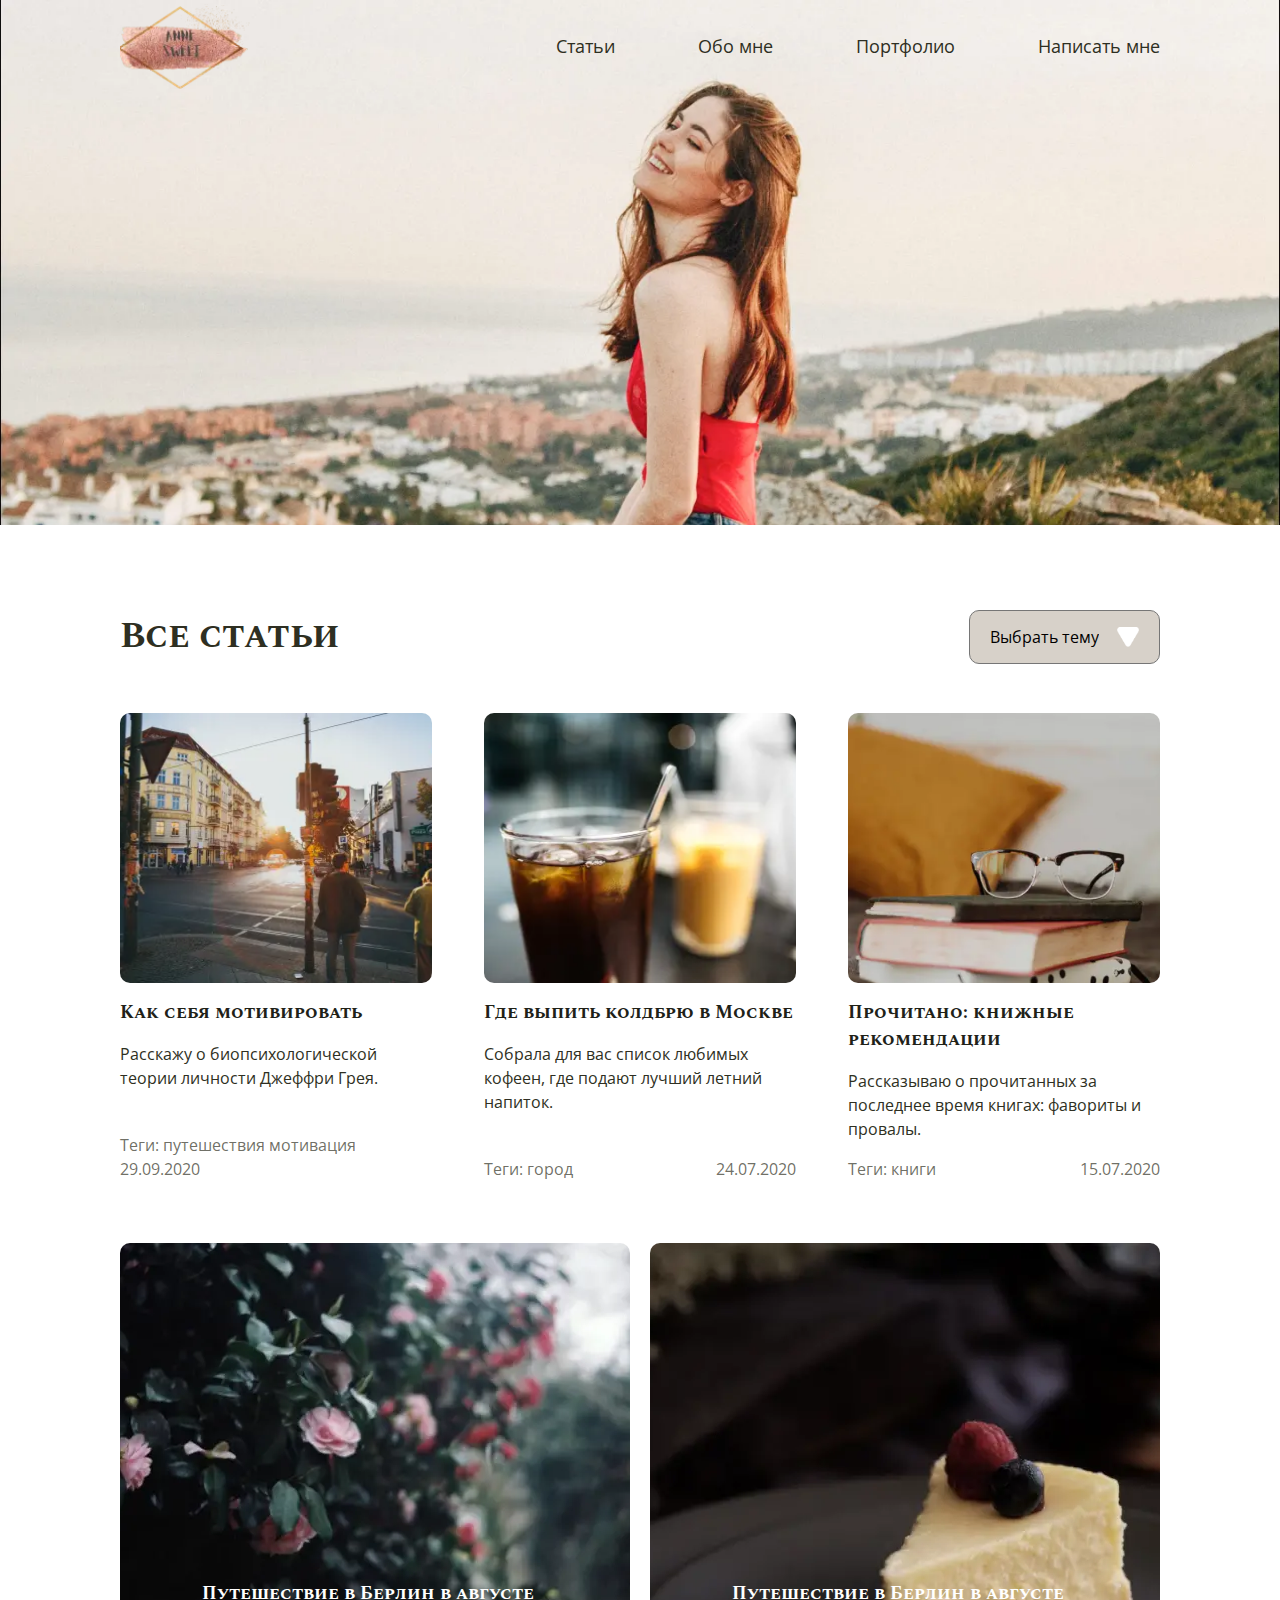
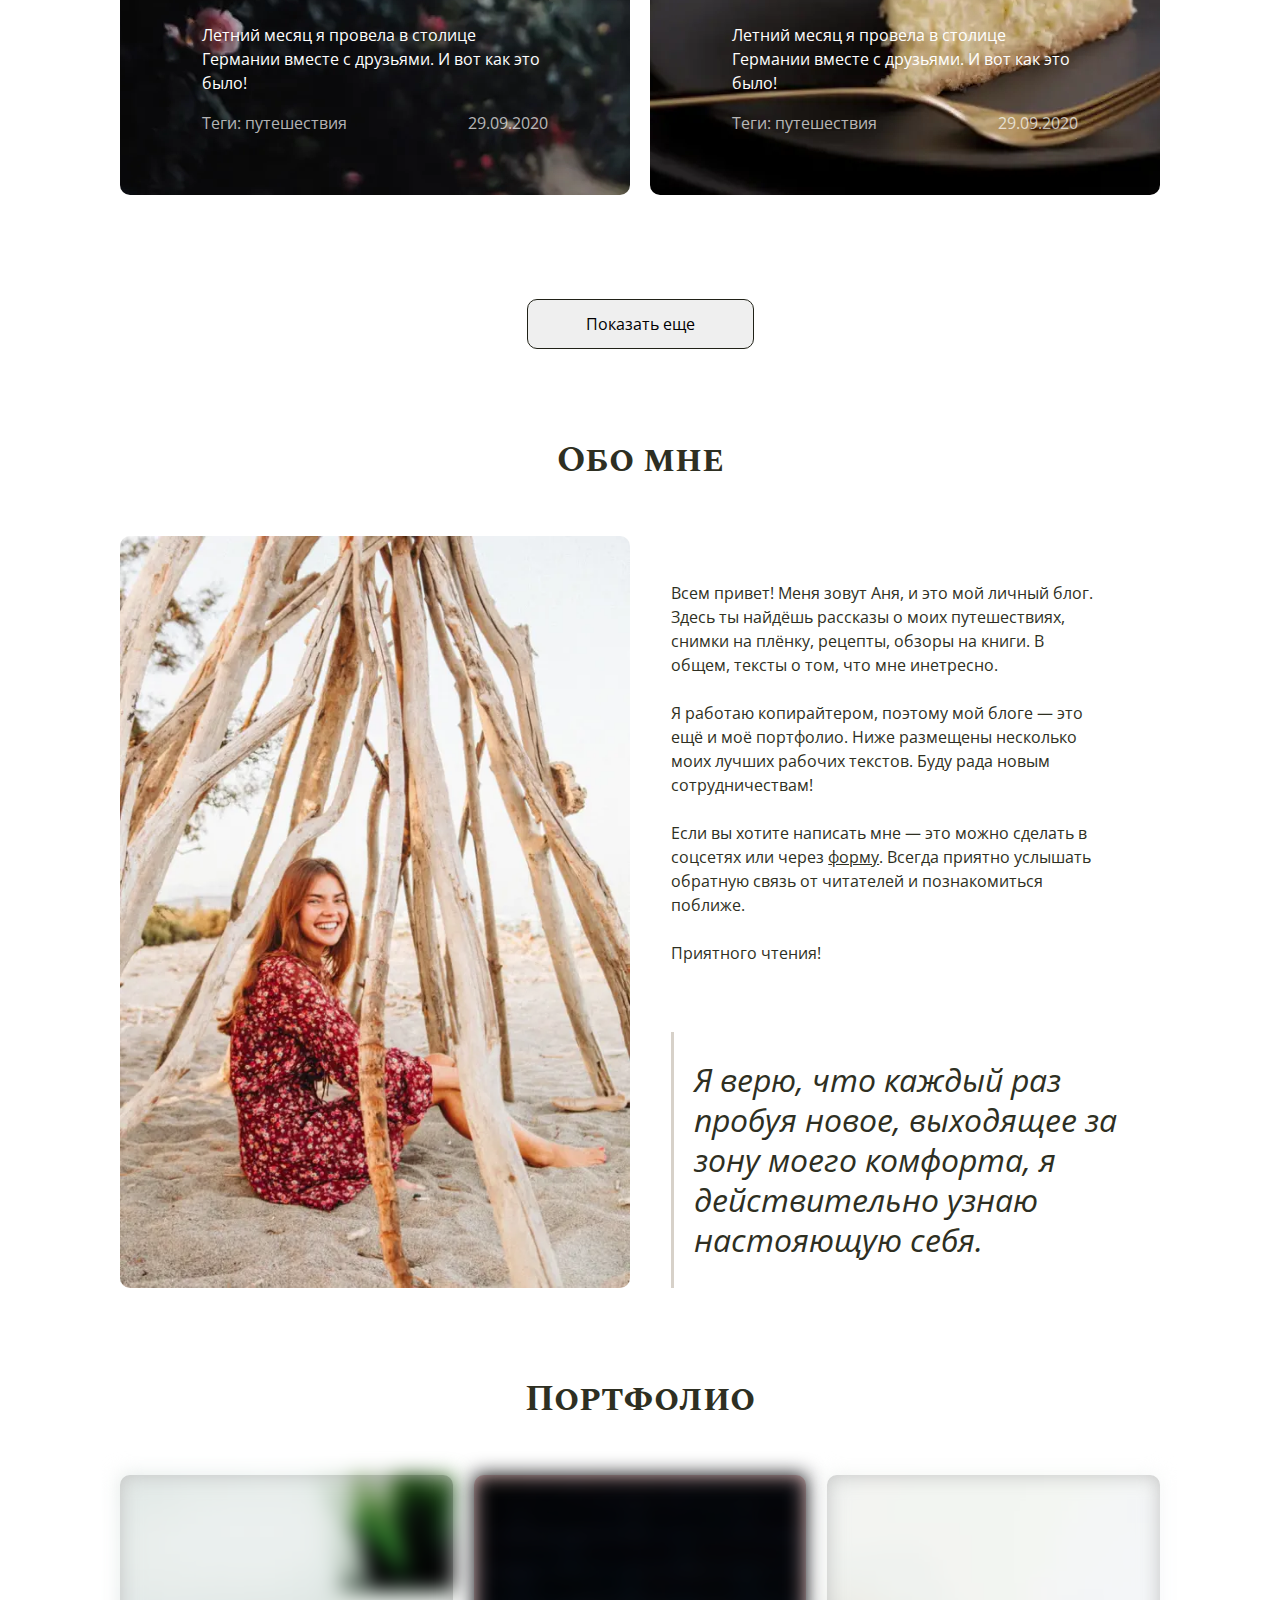
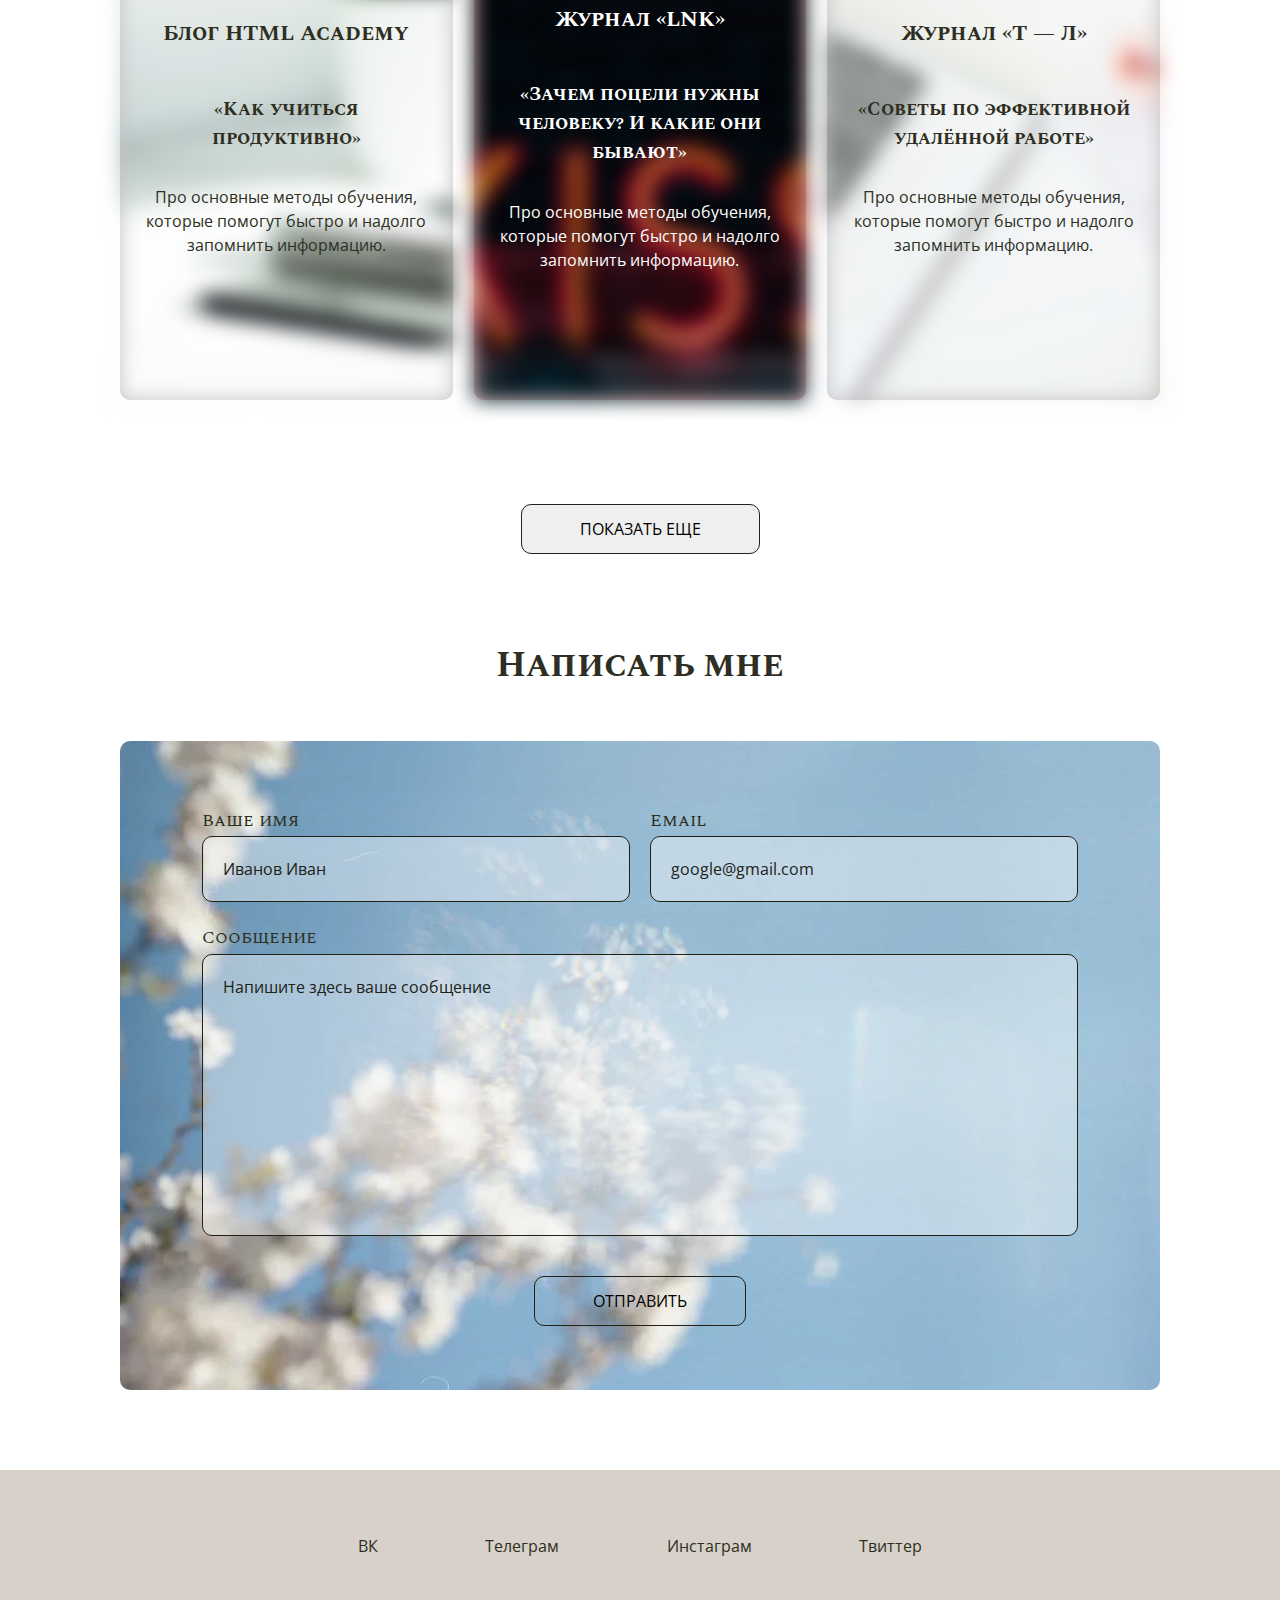
<file: html/index.html>
<!DOCTYPE html>
<html lang="ru">

<head>
    <title>Портфолио</title>
    <meta charset="utf-8">
    <meta name="viewport" content="width=device-width, initial-scale=1">
    <link href="https://fonts.googleapis.com/css2?family=Spectral+SC:ital,wght@1,700&family=Open+Sans:wght@400;700&display=swap" rel="stylesheet">
    <link rel="stylesheet" href="../css/styles.css">
</head>

<body>
    <header id="top" class="header">
        <figure class="header-hero">
            <picture>
                <source srcset="../img/hero.webp 1x,
                                ../img/hero@2x.webp 2x" type="image/webp">
                <img class="header-logo" src="../img/hero.jpg" srcset="../img/hero@2x.jpg 2x" alt="">
            </picture>
        </figure>
        <nav class="menu">
            <a href="#top">
                <picture>
                    <source srcset="../img/logo.webp 1x, ../img/logo@2x.webp 2x" type="image/webp">
                    <img class="logo" src="../img/logo.png 1x" srcset="../img/logo@2x.png 2x" alt="Anni Swift">
                </picture>
            </a>
            <picture class="burger">
                <img src="../img/menu.png" alt="menu list opener">
            </picture>
            <ul class="menu-list close">
                <li><a class="menu-link" href="#articleID">Статьи</a></li>
                <li><a class="menu-link" href="#aboutID">Обо мне</a></li>
                <li><a class="menu-link" href="#portfolioID">Портфолио</a></li>
                <li><a class="menu-link" href="#writeMeID">Написать мне</a></li>
            </ul>
        </nav>
    </header>

    <main>
        <section id="articleID" class="articles">
            <div class="articles-header">
                <h2 class="articles-header-title">Все статьи</h2>
                <select class="articles-header-select">
                    <option>Выбрать тему</option>
                </select>
            </div>

            <div class="article__rows">
                <div class="mini__row">
                    <article class="article mini" data-tags="путешествия мотивация книги">
                        <a href="articleOne.html">
                            <figure class="article-item__img">
                                <picture>
                                    <source srcset="../img/image-1.webp 1x,
                                                    ../img/image-1@2x.webp 2x" type="image/webp">
                                    <img src="../img/image-1.jpg 1x" srcset="../img/image-1@2x.jpg 2x" alt="People on the street">
                                </picture>
                            </figure>
                            <h3 class="article-item__title">Как себя мотивировать</h3>
                        </a>
                        <p class="article-item__desc">Расскажу о биопсихологической теории личности Джеффри Грея.</p>
                        <footer class="article-add-info">
                            <div class="article-tags">
                                <span>Теги:</span>
                                <span>путешествия</span>
                                <span>мотивация</span>
                            </div>
                            <time class="aarticle-pub-date" datetime="2020-09-29">29.09.2020</time>
                        </footer>
                    </article>

                    <article class="article mini" data-tags="город">
                        <a href="articleOne.html">
                            <figure class="article-item__img">
                                <picture>
                                    <source srcset="../img/image-2.webp 1x,
                                                ../img/image-2@2x.webp 2x" type="image/webp">
                                    <img src="../img/image-2.jpg 1x" srcset="../img/image-2@2x.jpg 2x" alt="Ice coffee">
                                </picture>
                            </figure>
                            <h3 class="article-item__title">Где выпить колдбрю в Москве</h3>
                        </a>
                        <p class="article-item__desc">Собрала для вас список любимых кофеен, где подают лучший летний напиток.
                        </p>
                        <footer class="article-add-info">
                            <div class="article-tags">
                                <span>Теги:</span>
                                <span>город</span>
                            </div>
                            <time class="aarticle-pub-date" datetime="2020-07-24">24.07.2020</time>
                        </footer>
                    </article>

                    <article class="article mini" data-tags="книги">
                        <a href="articleOne.html">
                            <figure class="article-item__img">
                                <picture>
                                    <source srcset="../img/image-3.webp 1x,
                                                ../img/image-3@2x.webp 2x" type="image/webp">
                                    <img src="../img/image-3.jpg 1x" srcset="../img/image-3@2x.jpg 2x" alt="Glasses on the book">
                                </picture>
                            </figure>
                            <h3 class="article-item__title">Прочитано: книжные рекомендации</h3>
                        </a>
                        <p class="article-item__desc">Рассказываю о прочитанных за последнее время книгах: фавориты и провалы.
                        </p>
                        <footer class="article-add-info">
                            <div class="article-tags">
                                <span>Теги:</span>
                                <span>книги</span>
                            </div>
                            <time class="aarticle-pub-date" datetime="2020-07-15">15.07.2020</time>
                        </footer>
                    </article>
                </div>
                <div class="big__row">
                    <article class="article big" data-tags="путешествия">
                        <figure class="article-item__img">
                            <picture>
                                <source srcset="../img/image-4.webp 1x,
                                                ../img/image-4@2x.webp 2x" type="image/webp">
                                <img src="../img/image-4.jpg 1x" srcset="../img/image-4@2x.jpg 2x" alt="Roses">
                            </picture>
                        </figure>

                        <div class="article-item-big-content">
                            <a href="articleOne.html">
                                <h3 class="article-item__title">Путешествие в Берлин в августе </h3>
                            </a>
                            <p class="article-item__desc">Летний месяц я провела в столице Германии вместе с друзьями. И вот как это было!</p>
                            <footer class="article-add-info">
                                <div class="article-tags">
                                    <span>Теги:</span>
                                    <span>путешествия</span>
                                </div>
                                <time class="aarticle-pub-date" datetime="2020-09-29">29.09.2020</time>
                            </footer>
                        </div>
                    </article>

                    <article class="article big" data-tags="путешествия">
                        <figure class="article-item__img">
                            <picture>
                                <source srcset="../img/image-5.webp 1x,
                            ../img/image-5@2x.webp 2x" type="image/webp">
                                <img src="../img/image-5.jpg 1x" srcset="../img/image-5@2x.jpg 2x" alt="Cheasecake">
                            </picture>
                        </figure>

                        <div class="article-item-big-content">
                            <a href="articleOne.html">
                                <h3 class="article-item__title">Путешествие в Берлин в августе </h3>
                            </a>
                            <p class="article-item__desc">Летний месяц я провела в столице Германии вместе с друзьями. И вот как это было!</p>
                            <footer class="article-add-info">
                                <div class="article-tags">
                                    <span>Теги:</span>
                                    <span>путешествия</span>
                                </div>
                                <time class="aarticle-pub-date" datetime="2020-09-29">29.09.2020</time>
                            </footer>
                        </div>
                    </article>
                </div>
            </div>

            <button class="more" type="button"><span>Показать еще</span></button>
        </section>

        <section id="aboutID" class="about-me">
            <div class="section__header">
                <h2 class="articles-header-title">Обо мне</h2>
            </div>
            <article class="about-me__block">
                <figure class="about-me__foto">
                    <picture>
                        <source srcset="../img/me.webp 1x,
                                        ../img/me@2x.webp 2x" type="image/webp">
                        <img src="../img/me.jpg" srcset="../img/me@2x.jpg 2x" alt="My photo">
                    </picture>
                </figure>
                <div class="about__content">
                    <div class="about__text">
                        <p>
                            Всем привет! Меня зовут Аня, и это мой личный блог.<br> Здесь ты найдёшь рассказы о моих путешествиях, снимки на плёнку, рецепты, обзоры на книги. В общем, тексты о том, что мне инетресно.
                        </p>

                        <p>
                            Я работаю копирайтером, поэтому мой блоге — это ещё и моё портфолио. Ниже размещены несколько моих лучших рабочих текстов. Буду рада новым сотрудничествам!
                        </p>

                        <p>
                            Если вы хотите написать мне — это можно сделать в соцсетях или через <a href="#writeMeID">форму</a>. Всегда приятно услышать обратную связь от читателей и познакомиться поближе.
                        </p>

                        <p>Приятного чтения!</p>
                    </div>

                    <blockquote class="blockquote">
                        Я верю, что каждый раз пробуя новое, выходящее за зону моего комфорта, я действительно узнаю настояющую себя.
                    </blockquote>
                </div>
            </article>
        </section>

        <section id="portfolioID" class="portfolio">
            <div class="section__header">
                <h2 class="articles-header-title">Портфолио</h2>
            </div>

            <div class="slaider">
                <article class="slaider__item">
                    <figure class="slider_background slaid-1">
                        <picture>
                            <source srcset="../img/portfolio-1.webp 1x, ../img/portfolio-1.webp 2x" type="image/webp">
                            <img src="../img/portfolio-1.jpg 1x" srcset="../img/portfolio-1.jpg 2x" alt="table">
                        </picture>
                    </figure>
                    <hgroup class="slaider__item-titles">
                        <h3>Блог HTML Academy</h3>
                        <h4>Как учиться продуктивно</h4>
                    </hgroup>
                    <div class="slaider__item-text">
                        Про основные методы обучения, которые помогут быстро и надолго запомнить информацию.
                    </div>
                </article>

                <article class="slaider__item whites">
                    <figure class="slider_background slaid-2">
                        <picture>
                            <source srcset="../img/portfolio-2.webp 1x, ../img/portfolio-2.webp 2x" type="image/webp">
                            <img src="../img/portfolio-2.jpg 1x" srcset="../img/portfolio-2.jpg 2x" alt="Neon kiss sign">
                        </picture>
                    </figure>
                    <hgroup class="slaider__item-titles">
                        <h3>Журнал «LNK»</h3>
                        <h4>Зачем поцели нужны человеку? И какие они бывают</h4>
                    </hgroup>
                    <div class="slaider__item-text">
                        Про основные методы обучения, которые помогут быстро и надолго запомнить информацию.
                    </div>
                </article>

                <article class="slaider__item">
                    <figure class="slider_background slaid-3">
                        <picture>
                            <source srcset="../img/portfolio-3.webp 1x, ../img/portfolio-3.webp 2x" type="image/webp">
                            <img src="../img/portfolio-3.jpg 1x" srcset="../img/portfolio-3.jpg 2x" alt="Writing arm">
                        </picture>
                    </figure>
                    <hgroup class="slaider__item-titles">
                        <h3>Журнал «Т — Л»</h3>
                        <h4>Советы по эффективной удалённой работе</h4>
                    </hgroup>
                    <div class="slaider__item-text">
                        Про основные методы обучения, которые помогут быстро и надолго запомнить информацию.
                    </div>
                </article>
            </div>

            <button class="more" type="button"><span>Показать еще</span></button>
        </section>

        <section id="writeMeID" class="write-form-section">
            <div class="section__header">
                <h2 class="articles-header-title">Написать мне</h2>
            </div>

            <form class="write-form">
                <div class="write-form-items">
                    <div class="write-form-item">
                        <label for="name">Ваше имя</label>
                        <input type="text" placeholder="Иванов Иван" id="name" name="name">
                        <span class="tooltip hidden"></span>
                    </div>

                    <div class="write-form-item">
                        <label for="email">Email</label>
                        <input type="email" placeholder="google@gmail.com" id="email" name="email">
                        <span class="tooltip hidden"></span>
                    </div>

                    <div class="write-form-item">
                        <label for="message">Сообщение</label>
                        <textarea placeholder="Напишите здесь ваше сообщение" id="message" name="message" rows="10" class="message"></textarea>
                        <span class="tooltip hidden min-lenght"></span>
                    </div>
                </div>

                <button class="more" type="submit"><span>Отправить</span></button>
            </form>

        </section>
    </main>

    <footer class="footer">
        <ul class="social_nav">
            <li><a href="#">ВК</a></li>
            <li><a href="#">Телеграм</a></li>
            <li><a href="#">Инстаграм</a></li>
            <li><a href="#">Твиттер</a></li>
        </ul>
    </footer>
</body>
<script src="../js/custom.js"></script>
<script src="../js/burger.js"></script>

</html>
</file>
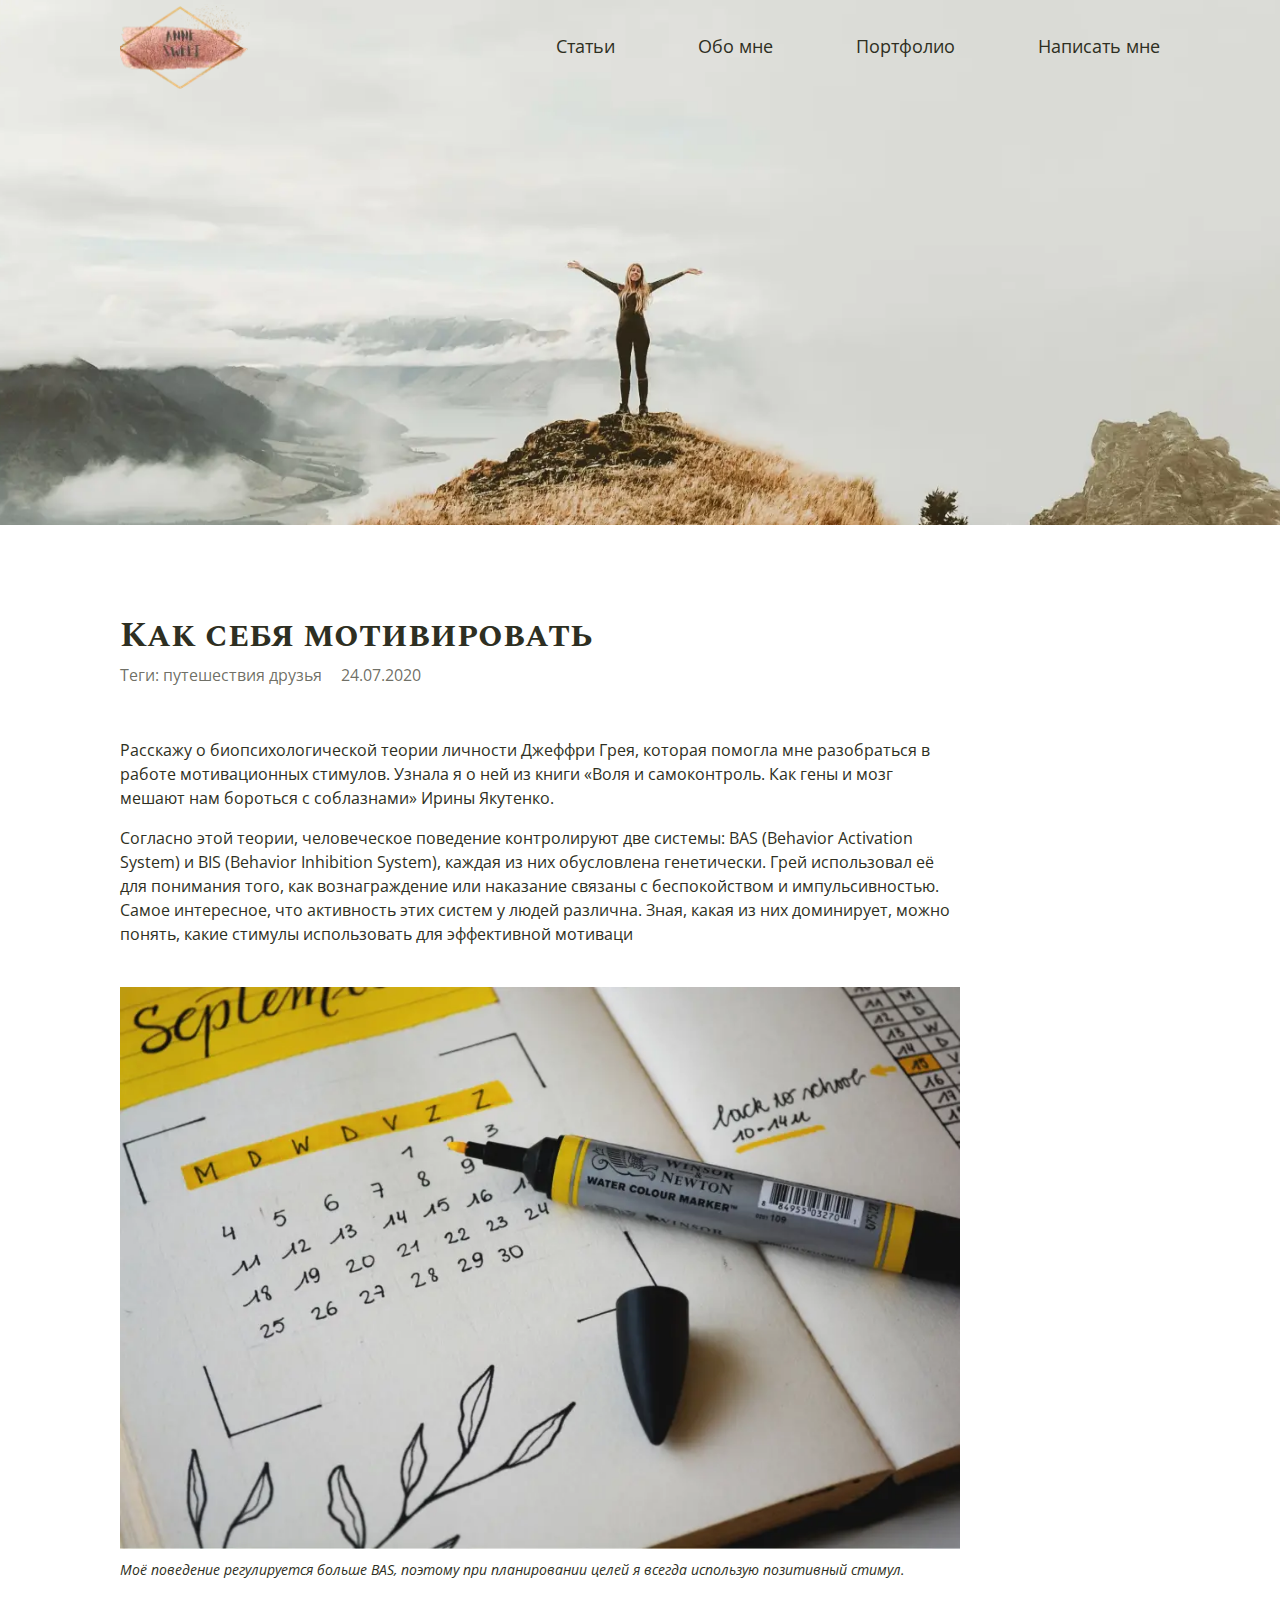
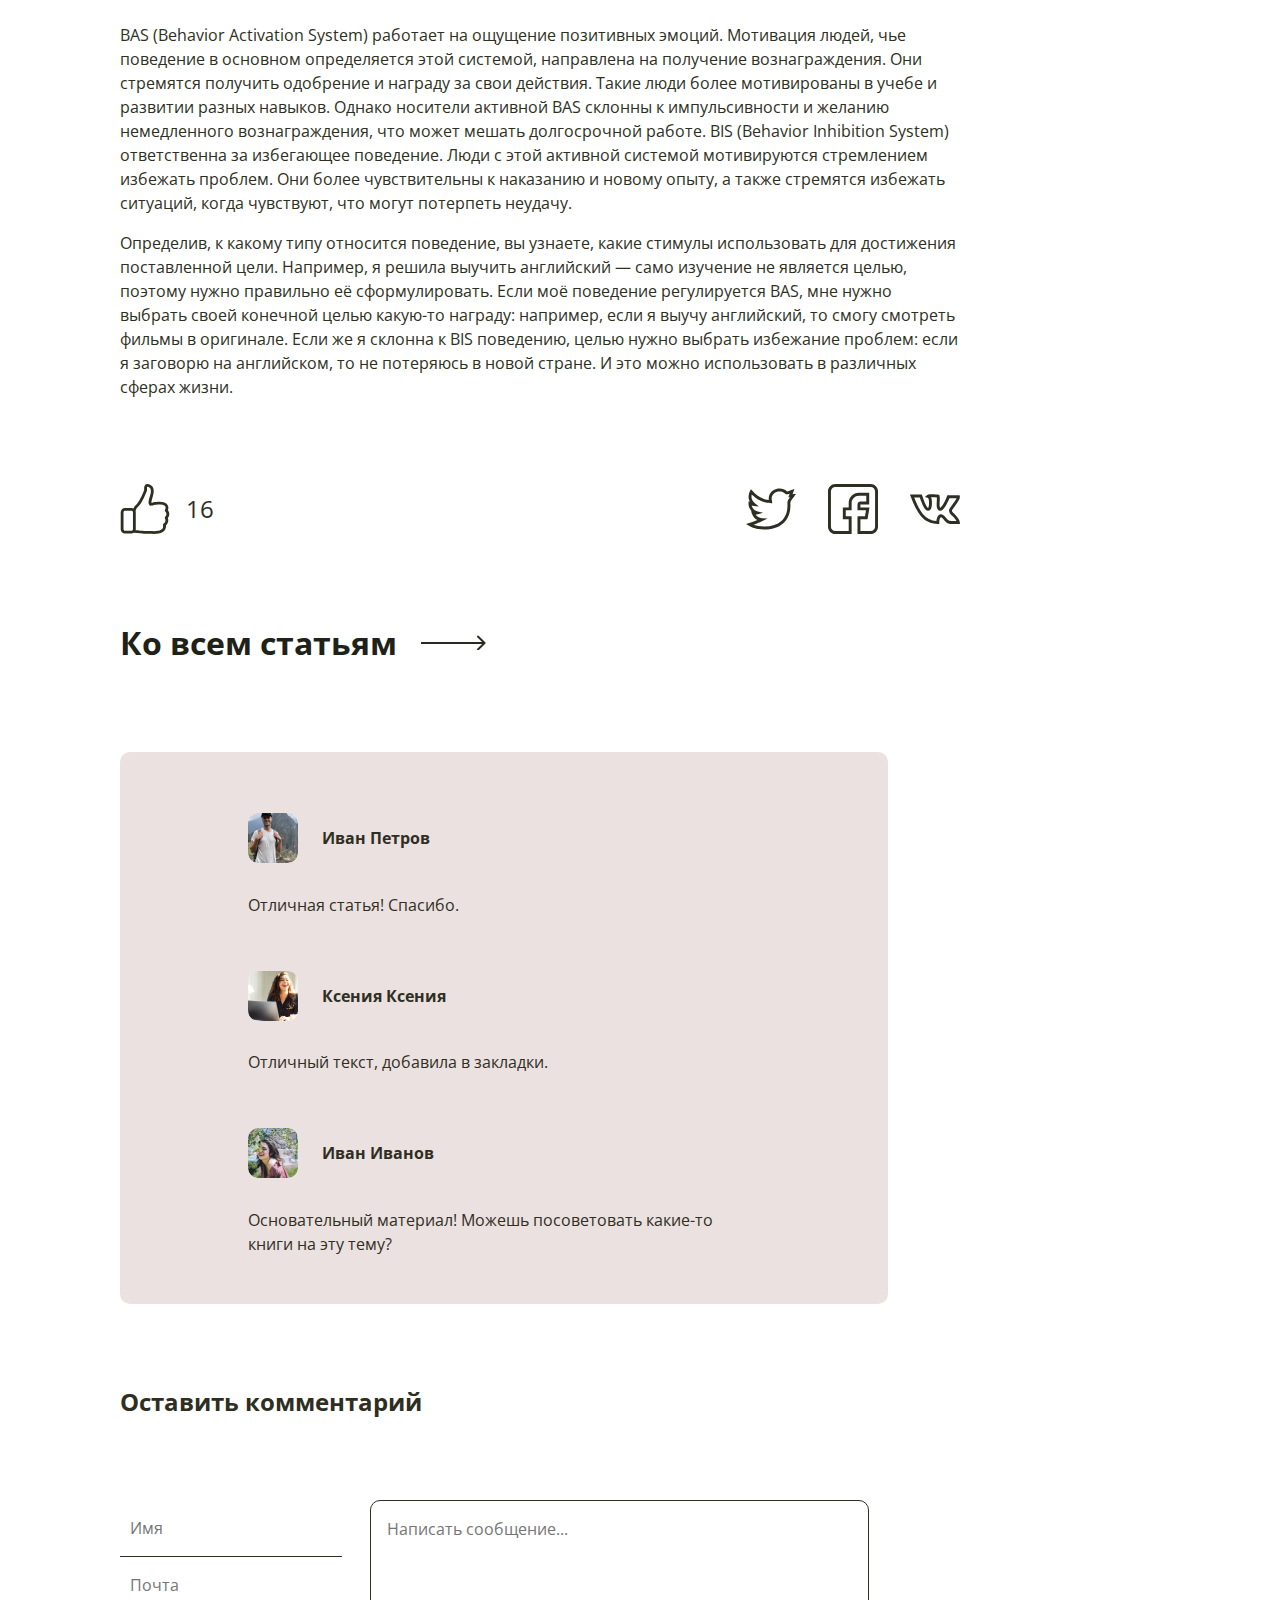
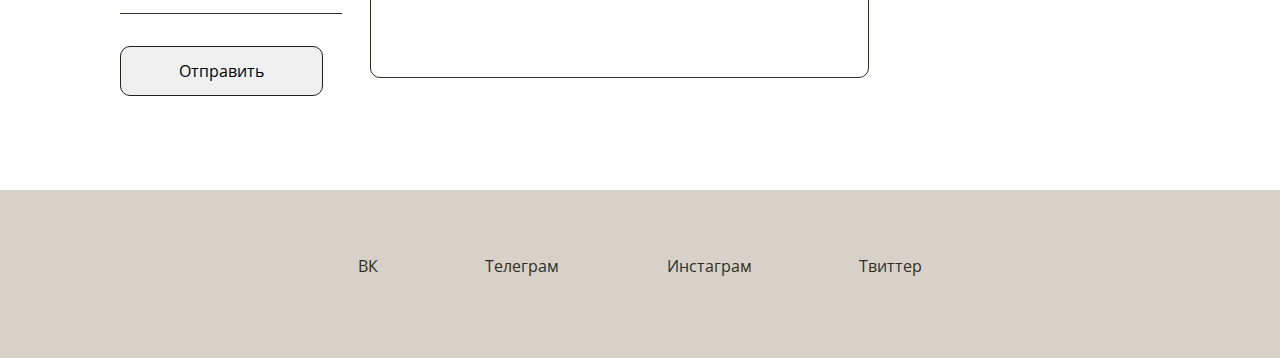
<file: html/articleOne.html>
<!DOCTYPE html>
<html lang="ru">

<head>
    <title>Портфолио</title>
    <meta charset="utf-8">
    <meta name="viewport" content="width=device-width, initial-scale=1">
    <link href="https://fonts.googleapis.com/css2?family=Spectral+SC:ital,wght@1,700&family=Open+Sans:wght@400;700&display=swap" rel="stylesheet">
    <link rel="stylesheet" href="../css/styles.css">
</head>

<body>
    <header id="top" class="header">
        <picture>
            <source srcset="../img/ArticleHero.webp 1x,
                            ../img/ArticleHero@2x.webp 2x" type="image/webp">
            <img class="header-logo" src="../img/ArticleHero.jpg" srcset="../img/ArticleHero@2x.jpg 2x" alt="">
        </picture>
        <nav class="menu">
            <a href="index.html#top">
                <picture>
                    <source srcset="../img/logo.webp 1x, ../img/logo@2x.webp 2x" type="image/webp">
                    <img class="logo" src="../img/logo.png 1x" srcset="../img/logo@2x.png 2x" alt="Anni Swift">
                </picture>
            </a>
            <picture class="burger">
                <img class="logo" src="../img/like.svg" alt="menu list opener">
            </picture>
            <ul class="menu-list close">
                <li><a class="menu-link" href="index.html#articleID">Статьи</a></li>
                <li><a class="menu-link" href="index.html#aboutID">Обо мне</a></li>
                <li><a class="menu-link" href="index.html#portfolioID">Портфолио</a></li>
                <li><a class="menu-link" href="index.html#writeMeID">Написать мне</a></li>
            </ul>
        </nav>
    </header>

    <main>
        <article class="single-article">
            <header>
                <h3 class="article-item__title">Как себя мотивировать</h3>
                <div class="article-add-info">
                    <div class="article-tags">
                        <span>Теги:</span>
                        <span>путешествия</span>
                        <span>друзья</span>
                    </div>
                    <time class="article-pub-date" datetime="2020-07-24">24.07.2020</time>
                </div>
            </header>
            <p class="article-item__desc">
                Расскажу о биопсихологической теории личности Джеффри Грея, которая помогла мне разобраться в работе мотивационных стимулов. Узнала я о ней из книги «Воля и самоконтроль. Как гены и мозг мешают нам бороться с соблазнами» Ирины Якутенко.
            </p>
            <p class="article-item__desc">
                Согласно этой теории, человеческое поведение контролируют две системы: BAS (Behavior Activation System) и BIS (Behavior Inhibition System), каждая из них обусловлена генетически. Грей использовал её для понимания того, как вознаграждение или наказание
                связаны с беспокойством и импульсивностью. Самое интересное, что активность этих систем у людей различна. Зная, какая из них доминирует, можно понять, какие стимулы использовать для эффективной мотиваци
            </p>
            <figure class="article_img">
                <picture>
                    <source srcset="../img/articleImg.webp 1x,
                                    ../img/articleImg@2x.webp 2x" type="image/webp">
                    <img class="header-logo" src="../img/articleImg.jpg" srcset="../img/articleImg@2x.jpg 2x" alt="">
                </picture>
                <figcaption>Моё поведение регулируется больше BAS, поэтому при планировании целей я всегда использую позитивный стимул.</figcaption>
            </figure>

            <p class="article-item__desc">
                BAS (Behavior Activation System) работает на ощущение позитивных эмоций. Мотивация людей, чье поведение в основном определяется этой системой, направлена на получение вознаграждения. Они стремятся получить одобрение и награду за свои действия. Такие люди
                более мотивированы в учебе и развитии разных навыков. Однако носители активной BAS склонны к импульсивности и желанию немедленного вознаграждения, что может мешать долгосрочной работе. BIS (Behavior Inhibition System) ответственна за избегающее
                поведение. Люди с этой активной системой мотивируются стремлением избежать проблем. Они более чувствительны к наказанию и новому опыту, а также стремятся избежать ситуаций, когда чувствуют, что могут потерпеть неудачу.
            </p>
            <p class="article-item__desc">
                Определив, к какому типу относится поведение, вы узнаете, какие стимулы использовать для достижения поставленной цели. Например, я решила выучить английский — само изучение не является целью, поэтому нужно правильно её сформулировать. Если моё поведение
                регулируется BAS, мне нужно выбрать своей конечной целью какую-то награду: например, если я выучу английский, то смогу смотреть фильмы в оригинале. Если же я склонна к BIS поведению, целью нужно выбрать избежание проблем: если я заговорю
                на английском, то не потеряюсь в новой стране. И это можно использовать в различных сферах жизни.
            </p>
        </article>
        <aside class="slidebar">
            <div class="actions">
                <div class="likes">
                    <figure>
                        <svg width="50" height="50" viewBox="0 0 50 50" fill="none" xmlns="http://www.w3.org/2000/svg">
                            <path d="M47.8435 33.9921C48.8682 32.6851 49.3596 31.284 49.2968 29.8411C49.2341 28.2518 48.5231 27.0075 47.9376 26.2442C48.6172 24.5504 48.8786 21.8841 46.6097 19.8139C44.9472 18.2978 42.1241 17.6182 38.2136 17.8064C35.4637 17.9318 33.1634 18.4442 33.0693 18.4651H33.0589C32.5361 18.5592 31.9819 18.6742 31.4173 18.7997C31.3755 18.1305 31.4905 16.468 32.7243 12.7248C34.1881 8.2706 34.1045 4.86198 32.4524 2.5826C30.7168 0.188206 27.9459 0 27.1304 0C26.3462 0 25.6247 0.324132 25.1124 0.920117C23.9518 2.26892 24.0877 4.75742 24.2341 5.90757C22.8539 9.60895 18.9853 18.6847 15.7126 21.2045C15.6498 21.2463 15.5976 21.2986 15.5453 21.3509C14.5833 22.3651 13.9351 23.463 13.4959 24.4249C12.879 24.0903 12.1785 23.9021 11.4257 23.9021H5.04758C2.64273 23.9021 0.697937 25.8574 0.697937 28.2518V45.2426C0.697937 47.6474 2.65319 49.5922 5.04758 49.5922H11.4257C12.3562 49.5922 13.2241 49.2995 13.9351 48.7976L16.3922 49.0903C16.7686 49.1426 23.4604 49.9895 30.3299 49.8536C31.5741 49.9477 32.7452 50 33.8326 50C35.7042 50 37.3353 49.8536 38.6946 49.5609C41.8941 48.8812 44.0794 47.522 45.1877 45.5249C46.0346 43.9983 46.0346 42.4822 45.8987 41.5203C47.9794 39.6382 48.3454 37.5575 48.2722 36.0937C48.2304 35.2468 48.0421 34.5253 47.8435 33.9921ZM5.04758 46.7691C4.20066 46.7691 3.52102 46.079 3.52102 45.2426V28.2413C3.52102 27.3944 4.21111 26.7148 5.04758 26.7148H11.4257C12.2726 26.7148 12.9522 27.4049 12.9522 28.2413V45.2321C12.9522 46.079 12.2621 46.7587 11.4257 46.7587H5.04758V46.7691ZM45.1668 32.7687C44.7276 33.2288 44.644 33.9293 44.9786 34.473C44.9786 34.4835 45.4073 35.2154 45.4595 36.2192C45.5327 37.5889 44.874 38.8018 43.4938 39.8369C43.0024 40.2133 42.8037 40.8616 43.0129 41.4471C43.0129 41.4575 43.4625 42.8377 42.7306 44.1447C42.03 45.3994 40.4721 46.2986 38.1091 46.8005C36.2165 47.2083 33.6444 47.2815 30.4867 47.0305C30.4449 47.0305 30.3926 47.0305 30.3403 47.0305C23.6172 47.1769 16.8209 46.2986 16.7477 46.2882H16.7372L15.6812 46.1627C15.7439 45.8699 15.7753 45.5563 15.7753 45.2426V28.2413C15.7753 27.7917 15.7021 27.3526 15.5766 26.9448C15.7649 26.2442 16.2876 24.6863 17.5214 23.3584C22.2161 19.6361 26.8063 7.07863 27.0049 6.53492C27.0886 6.31535 27.1095 6.07486 27.0677 5.83438C26.8899 4.66332 26.9526 3.23087 27.2036 2.80217C27.7577 2.81263 29.2529 2.96947 30.1521 4.21372C31.2186 5.688 31.1768 8.32288 30.0267 11.8151C28.2701 17.1372 28.1237 19.9394 29.5143 21.1731C30.2044 21.79 31.1245 21.8214 31.7937 21.5809C32.4315 21.4345 33.038 21.3091 33.613 21.215C33.6549 21.2045 33.7071 21.1941 33.749 21.1836C36.9589 20.4831 42.7096 20.0544 44.7067 21.8737C46.4006 23.4212 45.1981 25.4705 45.0622 25.6901C44.6754 26.2756 44.7904 27.0389 45.3132 27.5094C45.3236 27.5199 46.4215 28.555 46.4738 29.9456C46.5156 30.8762 46.0764 31.8277 45.1668 32.7687Z" fill="#2E2F22"/>
                        </svg>
                    </figure>
                    <span>16</span>
                </div>
                <div class="share">
                    <figure>
                        <svg width="50" height="50" viewBox="0 0 50 50" fill="none" xmlns="http://www.w3.org/2000/svg">
                            <path d="M50 10.0551C46.8548 10.2001 46.9234 10.1883 46.5679 10.218L48.4306 4.89842C48.4306 4.89842 42.6163 7.03732 41.1423 7.41993C37.2711 3.94055 31.517 3.78681 27.4033 6.3152C24.0345 8.38619 22.2263 11.9426 22.8294 16.0995C16.2731 15.1897 10.7491 12.0819 6.38771 6.84277L5.00832 5.18604L3.97758 7.0789C2.67487 9.47071 2.24228 12.2055 2.75917 14.7792C2.97127 15.8352 3.33176 16.8422 3.8311 17.7852L2.64778 17.3267L2.5074 19.3039C2.36511 21.3123 3.03383 23.6568 4.29649 25.5748C4.65202 26.115 5.10979 26.7082 5.69 27.2934L5.07851 27.1995L5.82466 29.4651C6.80542 32.4417 8.84247 34.7446 11.4861 36.0248C8.8459 37.1452 6.7131 37.8601 3.2074 39.0133L0 40.0676L2.96249 41.6874C4.09203 42.305 8.08334 44.3676 12.027 44.9863C20.7931 46.3611 30.6629 45.2415 37.3074 39.2574C42.9039 34.217 44.7403 27.0473 44.3588 19.5861C44.3012 18.4566 44.6106 17.3786 45.2301 16.5512C46.471 14.8944 49.9924 10.0662 50 10.0551ZM42.8875 14.7964C41.8587 16.1701 41.3433 17.9245 41.4356 19.7357C41.8205 27.2617 39.7728 33.0982 35.3489 37.0823C30.1811 41.7366 21.8456 43.5634 12.4805 42.0944C10.7845 41.8285 9.03168 41.233 7.58095 40.6383C10.5202 39.627 12.7899 38.7256 16.4555 36.9907L21.5725 34.5687L15.9229 34.2071C13.2168 34.0339 10.9634 32.7224 9.57832 30.5931C10.3138 30.5503 11.0229 30.4313 11.729 30.2345L17.1173 28.7338L11.684 27.4032C9.04388 26.7566 7.53899 25.177 6.74133 23.9654C6.21757 23.1693 5.8754 22.3537 5.67017 21.6018C6.2149 21.7479 6.85005 21.8521 7.8743 21.9535L12.9032 22.451L8.91876 19.3428C6.04782 17.1035 4.89731 13.7394 5.74074 10.5053C14.7007 19.7986 25.2209 19.1002 26.2798 19.3458C26.0467 17.0818 26.0406 17.0765 25.9796 16.8609C24.6235 12.067 27.5955 9.63284 28.936 8.80886C31.736 7.08805 36.1805 6.82865 39.2589 9.66374C39.9239 10.2756 40.823 10.5163 41.6645 10.3073C42.4198 10.1196 43.0397 9.92085 43.6466 9.70455L42.3832 13.3125L43.996 13.3136C43.6916 13.7218 43.3266 14.2105 42.8875 14.7964Z" fill="#2E2F22"/>
                        </svg>
                    </figure>
                    <figure>
                        <svg width="50" height="50" viewBox="0 0 50 50" fill="none" xmlns="http://www.w3.org/2000/svg">
                            <path d="M7.32422 50H23.6328V32.2266H17.7734V26.3672H23.6328V19.043C23.6328 15.0043 26.9184 11.7188 30.957 11.7188H38.2812V17.5781H32.4219C30.8064 17.5781 29.4922 18.8923 29.4922 20.5078V26.3672H38.0169L37.0403 32.2266H29.4922V50H42.6758C46.7144 50 50 46.7144 50 42.6758V7.32422C50 3.2856 46.7144 0 42.6758 0H7.32422C3.2856 0 0 3.2856 0 7.32422V42.6758C0 46.7144 3.2856 50 7.32422 50ZM2.92969 7.32422C2.92969 4.90112 4.90112 2.92969 7.32422 2.92969H42.6758C45.0989 2.92969 47.0703 4.90112 47.0703 7.32422V42.6758C47.0703 45.0989 45.0989 47.0703 42.6758 47.0703H32.4219V35.1562H39.5222L41.4753 23.4375H32.4219V20.5078H41.2109V8.78906H30.957C25.3029 8.78906 20.7031 13.3888 20.7031 19.043V23.4375H14.8438V35.1562H20.7031V47.0703H7.32422C4.90112 47.0703 2.92969 45.0989 2.92969 42.6758V7.32422Z" fill="#2E2F22"/>
                        </svg>
                    </figure>
                    <figure>
                        <svg width="50" height="50" viewBox="0 0 50 50" fill="none" xmlns="http://www.w3.org/2000/svg">
                            <path d="M44.5058 29.8928L44.4787 29.8676C44.0518 29.4736 42.7441 28.201 42.3032 27.6448C41.7855 26.9509 41.9049 26.4962 42.2929 25.8149C42.7831 24.9539 43.7653 23.6332 44.8048 22.2348C48.1343 17.7571 50.2839 14.6572 49.8414 12.4554L49.603 11.2793L37.307 11.2847C37.2639 11.4006 36.6223 14.2193 33.9146 19.019C31.9512 22.4991 30.6634 23.5924 30.2098 23.7854L30.1396 23.7641C29.992 23.5817 29.7341 23.0896 29.628 21.8213C29.5174 20.4926 29.6155 18.8839 29.7104 17.3283C29.8215 15.5041 29.9172 13.9286 29.6879 12.8014L29.3145 10.965C28.8632 10.8929 27.2111 10.2555 22.6078 10.207C18.6226 10.1662 17.4519 10.7418 16.877 11.2492L14.9754 12.9273L17.379 13.736C18.2938 14.0438 18.5974 14.399 18.8465 16.1595C19.0091 17.3069 19.0941 19.2353 18.9186 20.9568C18.6665 23.4253 18.0619 23.8846 18.0306 23.909C17.9264 23.8736 17.0433 23.4871 15.5102 20.2458C14.4467 17.9978 13.5144 15.3385 12.833 13.3969C12.0533 11.1733 12.1937 11.6467 11.7981 10.5961L-0.0976562 10.5957L0.672151 12.587C3.88146 20.8966 6.82603 27.3858 10.7666 32.0466C15.1203 37.196 20.5311 39.8923 27.8195 39.8923H29.2843V38.4274C29.2843 37.058 29.3976 36.0719 29.6406 35.3242C29.789 34.8687 29.9862 34.4922 30.1934 34.0974C30.5009 33.516 30.8015 33.2669 30.9655 33.2299C31.1143 33.1959 31.3759 33.305 31.6659 33.5213C32.4982 34.142 33.1589 34.9576 33.8586 35.8212C34.8679 37.0675 35.9116 38.3557 37.5676 39.1991C38.4724 39.66 40.1311 39.8927 41.0439 39.8927C41.2854 39.8927 49.8918 39.8923 49.9024 39.8923L49.8395 38.3672C49.7457 36.0867 47.9508 33.2352 44.5058 29.8928ZM41.1008 36.9626H41.0771C40.4477 36.9729 39.2464 36.7665 38.897 36.5887C37.7961 36.028 37.0267 35.0777 36.1352 33.9776C35.3528 33.0113 34.5437 32.0122 33.4172 31.1726C32.5062 30.4932 31.6788 30.2945 31.0219 30.2945C30.7595 30.2945 30.5237 30.3261 30.3216 30.3719C29.559 30.5436 28.4684 31.0921 27.6013 32.7321C27.3568 33.1986 27.0794 33.727 26.8548 34.4182C26.6194 35.1414 26.4729 35.9452 26.4031 36.9229C20.9107 36.6109 16.6249 34.438 13.0039 30.1552C9.63747 26.1731 6.98892 20.6032 4.18397 13.5243C4.38691 13.5243 9.47229 13.525 9.77251 13.525C9.86444 13.7833 9.96363 14.0663 10.0689 14.3662C10.8032 16.4608 11.8092 19.3291 12.9944 21.7751C14.6916 25.2778 16.2415 26.8399 18.0195 26.8399C18.9072 26.8399 19.7033 26.4638 20.3217 25.7515C21.2033 24.7365 21.7152 23.061 21.8869 20.6292C22.0223 18.7115 21.8964 16.8015 21.7476 15.749C21.6248 14.8831 21.4497 13.974 21.0225 13.1596C22.8432 13.0776 25.2812 13.2073 26.8258 13.4289C26.9661 14.1934 26.8746 15.696 26.7861 17.1498C26.5721 20.6616 26.3512 24.2856 28.2101 25.9812C28.537 26.2795 28.8838 26.4393 28.8937 26.4458L29.8398 26.7361C30.2048 26.6236 32.3193 27.6963 36.3232 20.7089C37.6061 18.47 38.8005 15.8902 39.4437 14.2052C40.9352 14.2021 46.0168 14.2079 46.6138 14.2086C45.7681 16.0698 43.7638 18.7245 42.4538 20.4865C41.3117 22.0223 40.3256 23.3487 39.7469 24.3649C38.6719 26.2528 38.8528 27.9355 39.9724 29.4198L39.9899 29.4427C40.6148 30.238 42.1578 31.7105 42.4779 32.0073C44.7965 34.2583 45.9138 35.8754 46.4456 36.9622H41.1008V36.9626Z" fill="#2E2F22"/>
                        </svg>
                    </figure>
                </div>

            </div>
            <div class="goback">
                <a href="index.html#top">
                    <h3>Ко всем статьям</h3>
                    <figure>
                        <img src="../img/article-arrow-2x.png" alt="">
                    </figure>
                </a>
            </div>
        </aside>

        <aside class="comments-block">
            <div class="comments">
                <article class="comment">
                    <div class="comment-info">
                        <figure>
                            <img src="../img/com1.jpg" alt="">
                        </figure>
                        <h5 class="commet-author">Иван Петров</h5>
                    </div>
                    <div class="comment-text">
                        Отличная статья! Спасибо.
                    </div>
                </article>

                <article class="comment">
                    <div class="comment-info">
                        <figure>
                            <img src="../img/com2.jpg" alt="">
                        </figure>
                        <h5 class="commet-author">Ксения Ксения</h5>
                    </div>
                    <div class="comment-text">
                        Отличный текст, добавила в закладки.
                    </div>
                </article>

                <article class="comment">
                    <div class="comment-info">
                        <figure>
                            <img src="../img/com3.jpg" alt="">
                        </figure>
                        <h5 class="commet-author">Иван Иванов</h5>
                    </div>
                    <div class="comment-text">
                        Основательный материал! Можешь посоветовать какие-то книги на эту тему?
                    </div>
                </article>
            </div>

            <div class="comment-form-block">
                <h6>Оставить комментарий</h6>
                <form class="comment-form">
                    <div class="comment-form-item">
                        <input type="text" placeholder="Имя" id="name" name="name" required>
                    </div>

                    <div class="comment-form-item">
                        <input type="email" placeholder="Почта" id="email" name="email" required>
                    </div>

                    <div class="comment-form-item">
                        <textarea placeholder="Написать сообщение..." id="message" name="message" rows="6"></textarea>
                        <span class="tooltip hidden"></span>
                    </div>

                    <button class="more" type="submit"><span>Отправить</span></button>
                </form>
            </div>
        </aside>
    </main>

    <footer class="footer">
        <ul class="social_nav">
            <li><a href="#">ВК</a></li>
            <li><a href="#">Телеграм</a></li>
            <li><a href="#">Инстаграм</a></li>
            <li><a href="#">Твиттер</a></li>
        </ul>
    </footer>
    <script src="../js/articlePage.js"></script>
    <script src="../js/burger.js"></script>
</body>

</html>
</file>
<file: css/styles.css>
/* Указываем box sizing */

*,
*::before,
*::after {
    box-sizing: border-box;
}


/* Убираем внутренние отступы */

ul[class],
ol[class] {
    padding: 0;
}


/* Убираем внешние отступы */

body,
h1,
h2,
h3,
h4,
p,
ul[class],
ol[class],
li,
figure,
figcaption,
blockquote,
dl,
dd {
    margin: 0;
}


/* Выставляем основные настройки по-умолчанию для body */

body {
    min-height: 100vh;
    scroll-behavior: smooth;
    text-rendering: optimizeSpeed;
    line-height: 1.5;
}


/* Удаляем стандартную стилизацию для всех ul и il, у которых есть атрибут class*/

ul[class],
ol[class] {
    list-style: none;
}


/* Элементы a, у которых нет класса, сбрасываем до дефолтных стилей */

a:not([class]) {
    text-decoration-skip-ink: auto;
}


/* Упрощаем работу с изображениями */

img {
    width: 100%;
    height: 100%;
    object-fit: cover;
    display: block;
}


/* Наследуем шрифты для инпутов и кнопок */

input,
button,
textarea,
select {
    font: inherit;
}


/* Удаляем все анимации и переходы для людей, которые предпочитай их не использовать */

@media (prefers-reduced-motion: reduce) {
    * {
        animation-duration: 0.01ms !important;
        animation-iteration-count: 1 !important;
        transition-duration: 0.01ms !important;
        scroll-behavior: auto !important;
    }
}

:root {
    font-size: 16px;
    font-family: "Open Sans", "Arial", "Helvetica", sans-serif;
    color: #2E2F22;
}

main {
    max-width: 1440px;
    margin: 0 auto;
}

.header {
    position: relative;
    width: 100%;
    overflow: hidden;
    height: 41vw;
}

.header-hero {
    width: 100%;
    height: 41vw;
}

.header-logo {
    width: 100%;
    object-fit: cover;
    object-position: top;
}

.logo {
    width: 130px;
    height: 85px;
}

.menu {
    position: absolute;
    padding: 0 7.5rem;
    top: 4px;
    font-size: 1.125rem;
    width: 100%;
    display: flex;
    align-items: center;
}

.burger {
    display: none;
}

.burger>img {
    width: 32px;
    height: 32px;
}

@media all and (max-width: 1024px) {
    .menu {
        padding: 0 2rem;
    }
}

.close {
    display: flex;
}

a.menu-link {
    text-decoration: none;
    color: #2E2F22;
}

a.menu-link:hover {
    font-size: 1.2rem;
    font-weight: 700;
    color: #2E2F22;
}

ul.menu-list {
    display: flex;
    margin-left: auto;
    list-style-type: none;
}

.menu-list>li:nth-of-type(n):not(:last-of-type) {
    padding-right: 83px;
}

.article-item__title {
    margin-top: 1rem;
}

.article-item__desc {
    margin: 1rem 0;
    line-height: 1.5;
}

.article-add-info {
    margin-top: auto;
}

.articles a {
    text-decoration: none;
    color: #202117;
}

.articles {
    margin: 5.3125rem 7.5rem 0;
    display: flex;
    flex-direction: column;
    justify-content: center;
}

.articles-header {
    display: flex;
    justify-content: space-between;
    margin-bottom: 3.1rem;
}

.articles-header-title,
.article-item__title {
    font-family: 'Spectral SC', serif;
    font-weight: bold;
}

.articles-header-title {
    font-size: 2.25rem;
}

.article-item__title {
    font-size: 1.125rem;
}

.articles-header-select {
    position: relative;
    padding: 12px 60px 12px 20px;
    border-radius: 10px;
    appearance: none;
    background: #D7D1C9 url("../img/arrow-down-2x.png") no-repeat calc(100% - 20px) 50%;
    background-size: 22px 20px;
}

.article__rows {
    display: flex;
    flex-direction: column;
}

.mini__row,
.big__row {
    display: flex;
    flex-wrap: wrap;
    justify-content: flex-start;
}

.mini {
    display: flex;
    flex-direction: column;
    width: 30%;
}

.mini:nth-child(n):not(:nth-child(3n)) {
    margin-right: 5%;
}

.article-item__img {
    width: 100%;
    height: 270px;
    min-height: 270px;
    max-height: 270px;
}

.article-item__img img {
    border-radius: 10px;
}

.article-add-info {
    color: rgba(47, 47, 34, .7);
    display: flex;
    flex-flow: row wrap;
    justify-content: space-between;
}

.aarticle-tags {
    word-wrap: none;
    overflow: hidden;
    text-overflow: ellipsis;
}

.big {
    margin-top: 3.875rem;
    position: relative;
    width: 49%;
    height: 552px;
    min-height: 552px;
    max-height: 552px;
    color: #FFF;
}

.big:nth-child(n):not(:nth-child(2n)) {
    margin-right: 2%;
}

.big a {
    color: #FFF;
}

.big>.article-item__img {
    min-height: 552px;
    max-height: 552px;
    height: 552px;
    position: absolute;
    z-index: -1;
    top: 0;
}

.article-item-big-content {
    position: absolute;
    bottom: 3.75rem;
    left: 5.125rem;
    right: 5.125rem;
    display: flex;
    flex-direction: column;
}

.article-item-big-content>.article-add-info {
    color: rgba(255, 255, 255, .7);
}

.more {
    margin-top: 6.5rem;
    padding: 12px 3.625rem;
    align-self: center;
    border: 1px solid #202117;
    border-radius: 10px;
}

.about-me {
    margin: 5.3125rem 7.5rem 0;
    display: flex;
    flex-direction: column;
    justify-content: center;
}

.section__header {
    align-self: center;
    margin-bottom: 3rem;
}

.about-me__block {
    display: flex;
    justify-content: space-between;
}

.about-me__foto {
    width: 49%;
}

.about-me__foto img {
    border-radius: 10px;
}

.about__content {
    margin-top: 2.8rem;
    width: 47%;
    display: flex;
    flex-direction: column;
    justify-content: space-between;
}

.about__text {
    width: 88%;
}

.about__text>p {
    margin-bottom: 1.5rem;
    line-height: 1.5;
}

.about__text>p>a {
    color: #2E2F22;
}

.blockquote {
    font-size: 2rem;
    font-style: italic;
    line-height: 2.5rem;
    padding: 28px 0 28px 20px;
    border-left: 3px solid #D7D1C9;
    ;
}

.portfolio,
.write-form-section {
    margin: 5.3125rem 7.5rem 0;
    display: flex;
    flex-direction: column;
    justify-content: center;
}

.portfolio .more {
    text-transform: uppercase;
}

.slaider {
    display: flex;
    justify-content: space-between;
}

.slider_background {
    position: absolute;
    top: 0;
    bottom: 0;
    left: 0;
    right: 0;
    height: 525px;
    z-index: -1;
}

.slider_background img {
    filter: blur(10px);
}

.slaider__item {
    position: relative;
    display: flex;
    flex-direction: column;
    width: 32%;
    height: 525px;
    min-height: 525px;
    align-items: center;
    justify-content: center;
    background-size: contain;
}

.slaider__item-titles,
.slaider__item-text {
    align-self: center;
    margin: 0 1.5rem;
}

.slaider__item-titles>h3,
.slaider__item-titles>h4,
.slaider__item-text {
    text-align: center;
}

.slaider__item-titles>h3 {
    margin-bottom: 2.8rem;
    font-size: 1.4rem;
}

.slaider__item-titles>h4 {
    margin-bottom: 1rem;
    font-size: 1.2rem;
}

.slaider__item-titles>h4::before {
    content: "\00AB";
}

.slaider__item-titles>h4::after {
    content: "\00BB";
}

.slaider__item-titles {
    margin-bottom: 1rem;
    font-family: 'Spectral SC', serif;
    font-weight: bold;
}

.slaid-1 {
    background: #C4C4C4;
    border-radius: 10px;
}

.slaid-2 {
    background: #ECC8C8;
    border-radius: 10px;
}

.slaid-3 {
    background: #C4C4C4;
    border-radius: 10px;
}

.whites {
    color: #FFF;
}

.write-form {
    display: flex;
    flex-direction: column;
    background: url("../img/form-back.jpg") no-repeat;
    background-size: cover;
    padding: 4rem 5.125rem;
    border-radius: 10px;
    margin-bottom: 5rem;
}

.write-form>.more {
    margin-top: 20px;
    background-color: transparent;
    text-transform: uppercase;
}

.write-form-items {
    display: flex;
    flex-wrap: wrap;
    justify-content: space-between;
}

.write-form-item:nth-child(2) {
    margin-left: 1.2rem;
}

.write-form-item>input,
.write-form-item>textarea {
    padding: 20px 0 20px 20px;
    border: 1px solid #202117;
    border-radius: 10px;
    resize: none;
    background-color: rgba(255, 255, 255, .4);
}

.write-form-item>input::-webkit-input-placeholder {
    color: #202117;
}

.write-form-item>input::-moz-placeholder {
    color: #202117;
}

.write-form-item>input:-moz-placeholder {
    color: #202117;
}

.write-form-item>input:-ms-input-placeholder {
    color: #202117;
}

.write-form-item>textarea::-webkit-input-placeholder {
    color: #202117;
}

.write-form-item>textarea::-moz-placeholder {
    color: #202117;
}

.write-form-item>textarea:-moz-placeholder {
    color: #202117;
}

.write-form-item>textarea:-ms-input-placeholder {
    color: #202117;
}

.write-form-item {
    position: relative;
    flex: 1 1 48%;
    display: flex;
    flex-direction: column;
    margin-bottom: 20px;
}

.write-form-item>label {
    font-family: 'Spectral SC', serif;
    font-weight: normal;
    font-size: 1.1rem;
    line-height: 1.8;
}

.footer {
    background: #D7D1C9;
    padding: 4rem 0 5rem;
    display: flex;
    justify-content: center;
}

ul.social_nav {
    display: flex;
    justify-content: space-between;
    align-items: center;
    width: 44%;
}

ul.social_nav>li>a {
    color: #2E2F22;
    text-decoration: none;
}


/* Page 2 */

.single-article,
.actions,
.goback {
    margin: 5.3125rem 20rem 2.5rem 7.5rem;
}

.single-article .article-add-info {
    justify-content: flex-start;
    margin-bottom: 3.2rem;
}

.single-article .article-add-info>.article-tags {
    margin-right: 1.2rem;
}

.article_img {
    width: 100%;
    margin: 2.6rem 0;
}

.article_img>figcaption {
    font-size: .9rem;
    font-style: italic;
    margin-top: 10px;
}

.actions {
    display: flex;
    justify-content: space-between;
    margin-bottom: 2.2rem;
}

.share,
.likes {
    display: flex;
    align-items: center;
}

.actions figure {
    width: 50px;
    height: 50px;
}

.share>figure:not(:last-child) {
    margin-right: 2rem;
}

.likes>figure {
    margin-right: 1rem;
}

.likes>span {
    font-size: 1.5rem;
}

.goback>a {
    text-decoration: none;
    color: #202117;
    display: flex;
    align-items: center;
}

.goback h3 {
    font-weight: 700;
    font-size: 2rem;
}

.goback figure {
    width: 65px;
    margin-left: 1.5rem;
}

.actions figure:hover {
    cursor: pointer;
    transform: scale(1.2);
}

.actions figure:hover svg>path {
    fill: red;
}

.comments-block {
    margin: 5.3125rem 0 2.5rem 7.5rem;
    width: 60%;
    /* word-break: break-all; */
}

.comments {
    background: #ECE1E1;
    padding: 3rem 8rem;
    border-radius: 10px;
}

.comment:not(:last-child) {
    margin-bottom: 2.5rem;
}

.comment-info {
    display: flex;
    align-items: center;
    margin-bottom: 1rem;
}

.comment-info>figure {
    width: 50px;
    height: 50px;
    border-radius: 10px;
    margin-right: 1.5rem;
}

.comment-info>figure>img {
    border-radius: 10px;
}

.commet-author {
    font-weight: 700;
    font-size: 1rem;
}

.comment-form-item>input {
    border: none;
    border-bottom: 1px solid #2E2F22;
    background-color: transparent;
    padding: 1rem 10px;
}

.comment-form-item>textarea {
    border: 1px solid #2E2F22;
    border-radius: 10px;
    background-color: transparent;
    resize: none;
    padding: 1rem;
    width: 100%;
}

.comment-form {
    display: flex;
    flex-flow: column wrap;
    height: 250px;
}

.comment-form-item:nth-child(1) {
    width: 30%;
    order: 0;
}

.comment-form-item:nth-child() {
    width: 30%;
    order: 1;
}

.comment-form-item:nth-child(3) {
    width: 65%;
    order: 3;
}

.comment-form .more {
    margin-top: 2rem;
    align-self: flex-start;
    order: 2;
}

.comment-form-block>h6 {
    font-weight: 700;
    font-size: 1.5rem;
    margin: 5rem 0;
}

.single-article .article-item__title {
    font-size: 2.2rem;
}

.write-form-item>.not-valid-text {
    color: red;
    border-color: red;
    outline-color: red;
}

.comment-form-item>.not-valid-text {
    color: red;
    border-color: red;
    outline-color: red;
}

.hidden {
    display: none !important;
}

.write-form-item>.tooltip {
    position: absolute;
    top: 0;
    right: 2rem;
    color: red;
}

.comment-form-item {
    position: relative;
}

.comment-form-item>.tooltip {
    position: absolute;
    top: -2rem;
    left: 1rem;
    color: red;
}

@media (max-width: 1024px) {
    .mini__row {
        justify-content: space-between;
    }
    .mini {
        width: 45%;
        margin: 0 0 3rem 0;
    }
    .mini:nth-child(n):not(:nth-child(3n)) {
        margin-right: 0;
    }
    .big {
        width: 100%;
        height: 350px;
        min-height: 350px;
        max-height: 350px;
    }
    .big>.article-item__img {
        min-height: 350px;
        max-height: 350px;
        height: 350px;
    }
    .about-me__block {
        flex-direction: column;
    }
    .about-me__foto {
        width: 100%;
        height: 450px;
    }
    .about__content {
        width: 100%;
    }
    .single-article,
    .actions,
    .goback {
        margin: 5rem;
    }
    .comments-block {
        margin: 5rem;
        width: 80%;
    }
    .comments {
        padding: 3rem;
    }
}

@media (max-width: 880px) {
     :root {
        font-size: 14px;
    }
    .menu-list>li:nth-of-type(n):not(:last-of-type) {
        padding-right: 40px;
    }
    .articles-header {
        flex-direction: column;
    }
    .articles-header-select {
        margin: 1rem 0 2rem;
    }
    .mini {
        width: 100%;
        margin: 0 0 3rem 0;
    }
    main>section[class] {
        margin: 2rem 7.5%;
    }
    .article-item-big-content {
        bottom: 3rem;
        left: 2rem;
        right: 2rem;
    }
}

@media (max-width: 700px) {
    .blockquote {
        font-size: 1.4rem;
        line-height: 1.5;
    }
    .slaider {
        flex-direction: column;
    }
    .slaider__item {
        width: 90%;
        margin: 20px auto;
        height: 400px;
        min-height: 400px;
        max-height: 400px;
    }
    .slider_background {
        height: 400px;
    }
    .write-form-items {
        flex-direction: column;
    }
    .write-form-item:nth-child(n) {
        margin: 1rem 0;
    }
    .write-form {
        padding: 2rem;
    }
    ul.social_nav {
        width: 70%;
    }
    .single-article,
    .actions,
    .goback {
        margin: 2rem;
    }
    .comments-block {
        margin: 2rem;
        width: auto;
    }
    .comments {
        padding: 1.5rem;
    }
    .comment-form {
        display: flex;
        flex-flow: column nowrap;
        height: auto;
    }
    .comment-form-item {
        margin: 1rem 0;
    }
    .comment-form-item:nth-child(n) {
        width: 90%;
    }
    .comment-form .more {
        margin-top: 2rem;
        align-self: center;
        order: 4;
    }
    .comment-form-item>input {
        width: 100%;
    }
    .menu {
        margin-top: -4px;
        padding-top: 4px;
        justify-content: space-between;
        flex-wrap: wrap;
    }
    .close {
        display: none !important;
    }
    .menuBackground {
        background-color: rgba(234, 123, 123, .7);
    }
    .burger {
        display: block;
    }
    ul.menu-list {
        flex-direction: column;
        justify-content: center;
        align-items: center;
        width: 100%;
    }
    .menu-list>li:nth-of-type(n):not(:last-of-type) {
        padding-right: 0;
    }
    ul.menu-list>li {
        margin-bottom: 1rem;
    }
    .logo {
        width: 80px;
        height: 50px;
    }
    .header,
    .header-hero {
        height: 51vw;
    }
}

@media (max-width: 480px) {
     :root {
        font-size: 12px;
    }
    main>section[class] {
        margin: 2rem 4%;
    }
    ul.social_nav {
        width: 80%;
    }
    .actions figure {
        width: 30px;
        height: 30px;
    }
    .goback figure {
        width: 45px;
        margin-left: 1rem;
    }
    .header,
    .header-hero {
        height: 60vw;
    }
}
</file>
